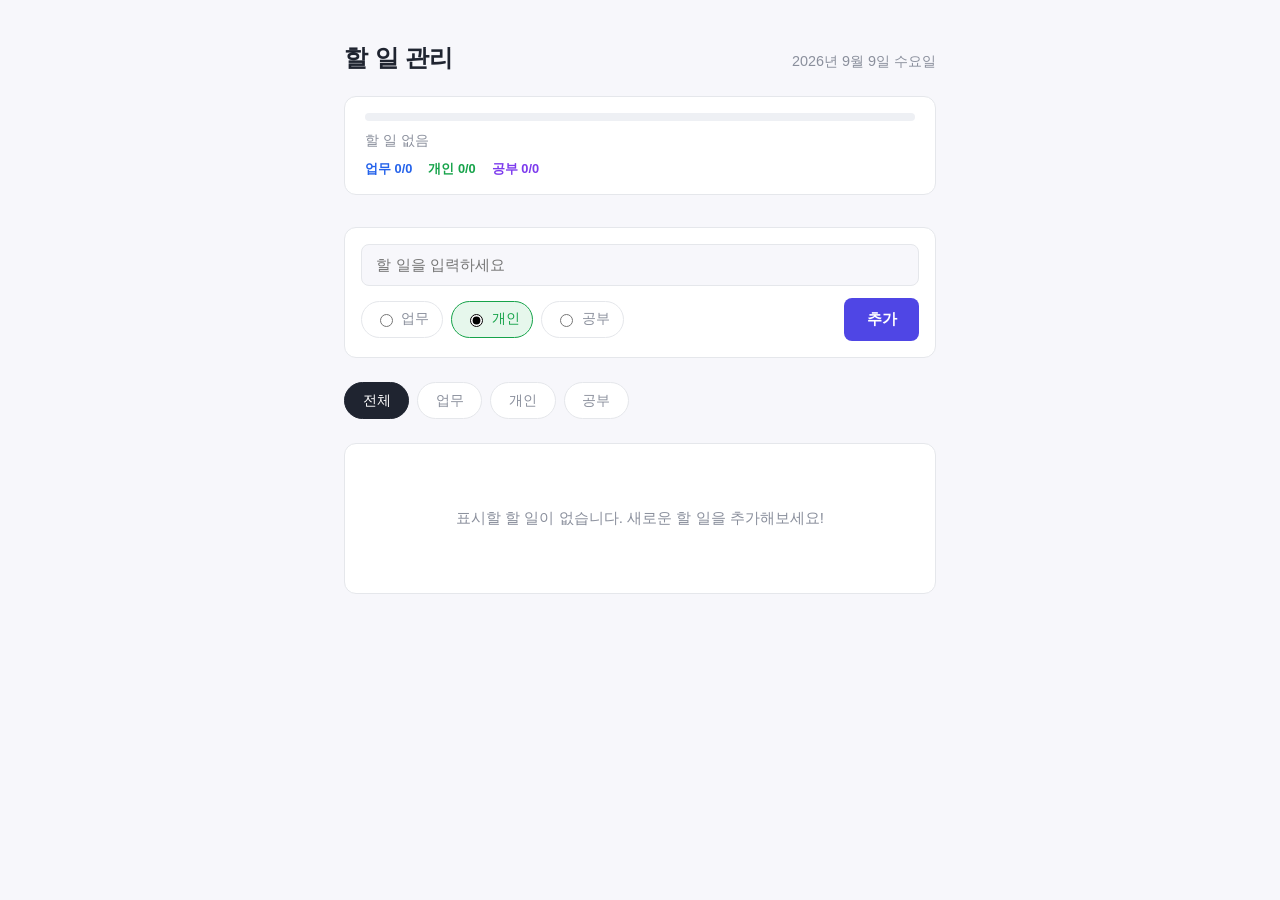
<file: Study-02/index.html>
<!DOCTYPE html>
<html lang="ko">
<head>
  <meta charset="UTF-8" />
  <meta name="viewport" content="width=device-width, initial-scale=1.0" />
  <title>할 일 관리</title>
  <link rel="stylesheet" href="style.css" />
</head>
<body>
  <div class="app">
    <header class="app-header">
      <div class="header-top">
        <h1 class="app-title">할 일 관리</h1>
        <p class="today-date" id="todayDate">2026년 9월 9일 수요일</p>
      </div>
      <div class="progress-section">
        <div class="progress-bar">
          <div class="progress-fill" id="progressFill" style="width: 33%"></div>
        </div>
        <p class="progress-text" id="progressText">1/3 완료 · 33%</p>
        <div class="category-progress" id="categoryProgress">
          <span class="category-progress-item category-progress-item--work" id="progressWork">업무 0/0</span>
          <span class="category-progress-item category-progress-item--personal" id="progressPersonal">개인 0/0</span>
          <span class="category-progress-item category-progress-item--study" id="progressStudy">공부 0/0</span>
        </div>
      </div>
    </header>

    <section class="input-section" aria-label="할 일 추가">
      <form id="addForm" class="add-form">
        <input
          type="text"
          id="todoInput"
          class="todo-input"
          placeholder="할 일을 입력하세요"
          autocomplete="off"
        />
        <div class="category-select" role="radiogroup" aria-label="카테고리 선택">
          <label class="category-option category-option--work">
            <input type="radio" name="category" value="work" />
            <span>업무</span>
          </label>
          <label class="category-option category-option--personal">
            <input type="radio" name="category" value="personal" checked />
            <span>개인</span>
          </label>
          <label class="category-option category-option--study">
            <input type="radio" name="category" value="study" />
            <span>공부</span>
          </label>
        </div>
        <p class="category-suggestion-hint" id="categorySuggestionHint" hidden>
          💡 키워드를 분석해 <strong id="suggestedCategoryLabel"></strong> 카테고리를 추천했어요
        </p>
        <button type="submit" id="addBtn" class="add-btn">추가</button>
      </form>
    </section>

    <nav class="filter-section" aria-label="필터">
      <button type="button" class="filter-btn is-active" data-filter="all">전체</button>
      <button type="button" class="filter-btn" data-filter="work">업무</button>
      <button type="button" class="filter-btn" data-filter="personal">개인</button>
      <button type="button" class="filter-btn" data-filter="study">공부</button>
    </nav>

    <main class="list-section">
      <ul id="todoList" class="todo-list"></ul>
      <p class="empty-state" id="emptyState" hidden>표시할 할 일이 없습니다. 새로운 할 일을 추가해보세요!</p>
    </main>
  </div>

  <script src="app.js"></script>
</body>
</html>
</file>
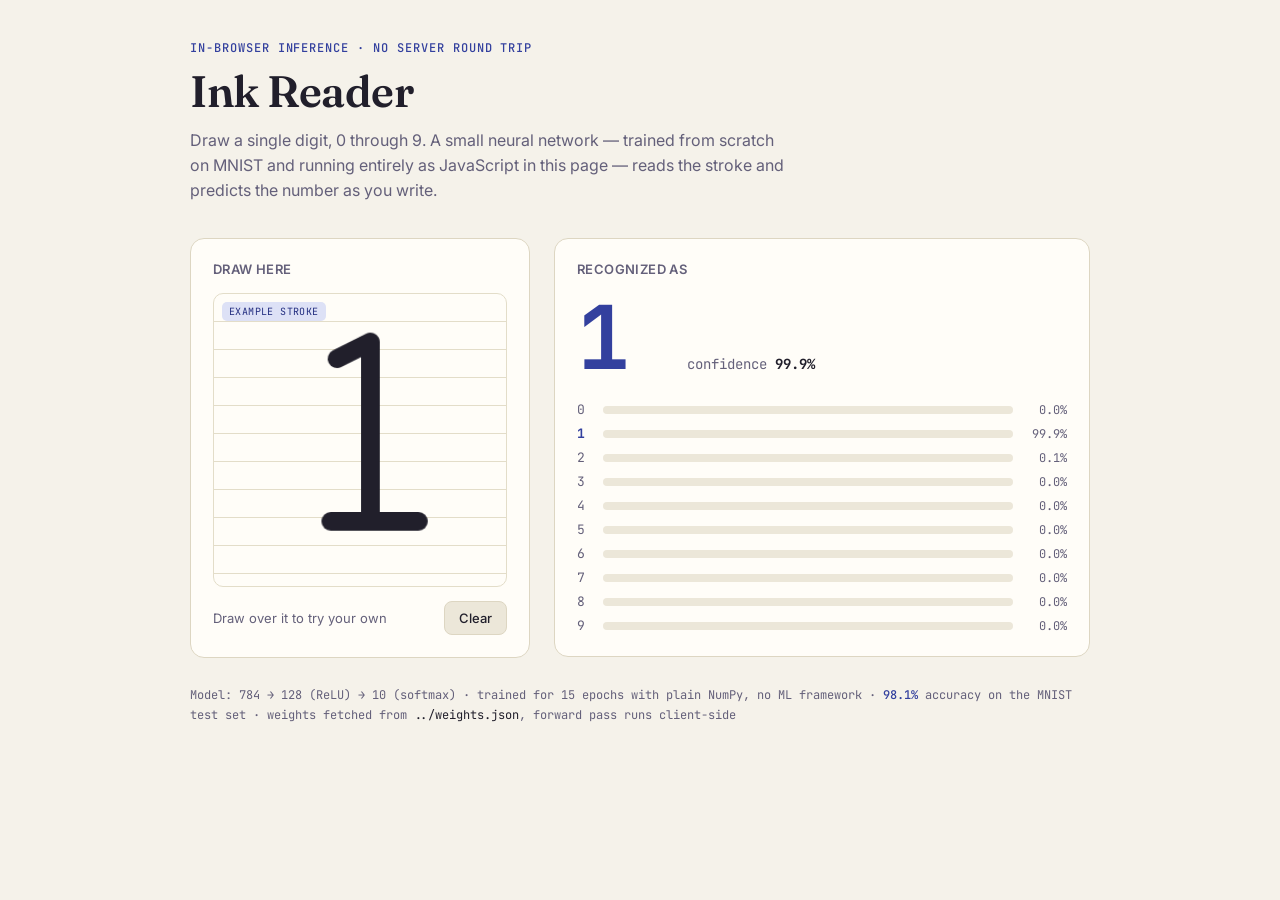
<file: Study-01/web_version/index.html>
<!DOCTYPE html>
<html lang="en">
<head>
<meta charset="UTF-8">
<meta name="viewport" content="width=device-width, initial-scale=1.0">
<title>Ink Reader — Web</title>
<link rel="preconnect" href="https://fonts.googleapis.com">
<link rel="preconnect" href="https://fonts.gstatic.com" crossorigin>
<link href="https://fonts.googleapis.com/css2?family=Fraunces:opsz,wght@9..144,500;9..144,600&family=Inter:wght@400;500;600&family=JetBrains+Mono:wght@400;500;700&display=swap" rel="stylesheet">
<link rel="stylesheet" href="style.css">
</head>
<body>
<main>
  <header>
    <div class="eyebrow">In-browser inference &middot; no server round trip</div>
    <h1>Ink Reader</h1>
    <p>Draw a single digit, 0 through 9. A small neural network — trained from scratch on MNIST and running entirely as JavaScript in this page — reads the stroke and predicts the number as you write.</p>
  </header>

  <div class="layout">
    <section class="panel">
      <h2>Draw here</h2>
      <div class="canvas-wrap">
        <span class="example-tag" id="exampleTag">example stroke</span>
        <canvas id="pad" aria-label="Digit drawing pad"></canvas>
      </div>
      <div class="canvas-controls">
        <span class="hint" id="hint">Draw over it to try your own</span>
        <button id="clear" type="button">Clear</button>
      </div>
    </section>

    <section class="panel">
      <h2>Recognized as</h2>
      <div class="result-top">
        <div class="predicted-digit" id="predictedDigit">–</div>
        <div class="confidence">confidence <strong id="confidenceValue">–</strong></div>
      </div>
      <div class="bars" id="bars"></div>
    </section>
  </div>

  <footer>
    Model: 784&nbsp;&rarr;&nbsp;128&nbsp;(ReLU)&nbsp;&rarr;&nbsp;10&nbsp;(softmax) &middot; trained for 15 epochs with plain NumPy, no ML framework &middot; <span class="stat">98.1%</span> accuracy on the MNIST test set &middot; weights fetched from <code>../weights.json</code>, forward pass runs client-side
  </footer>
</main>

<script src="app.js"></script>
</body>
</html>
</file>
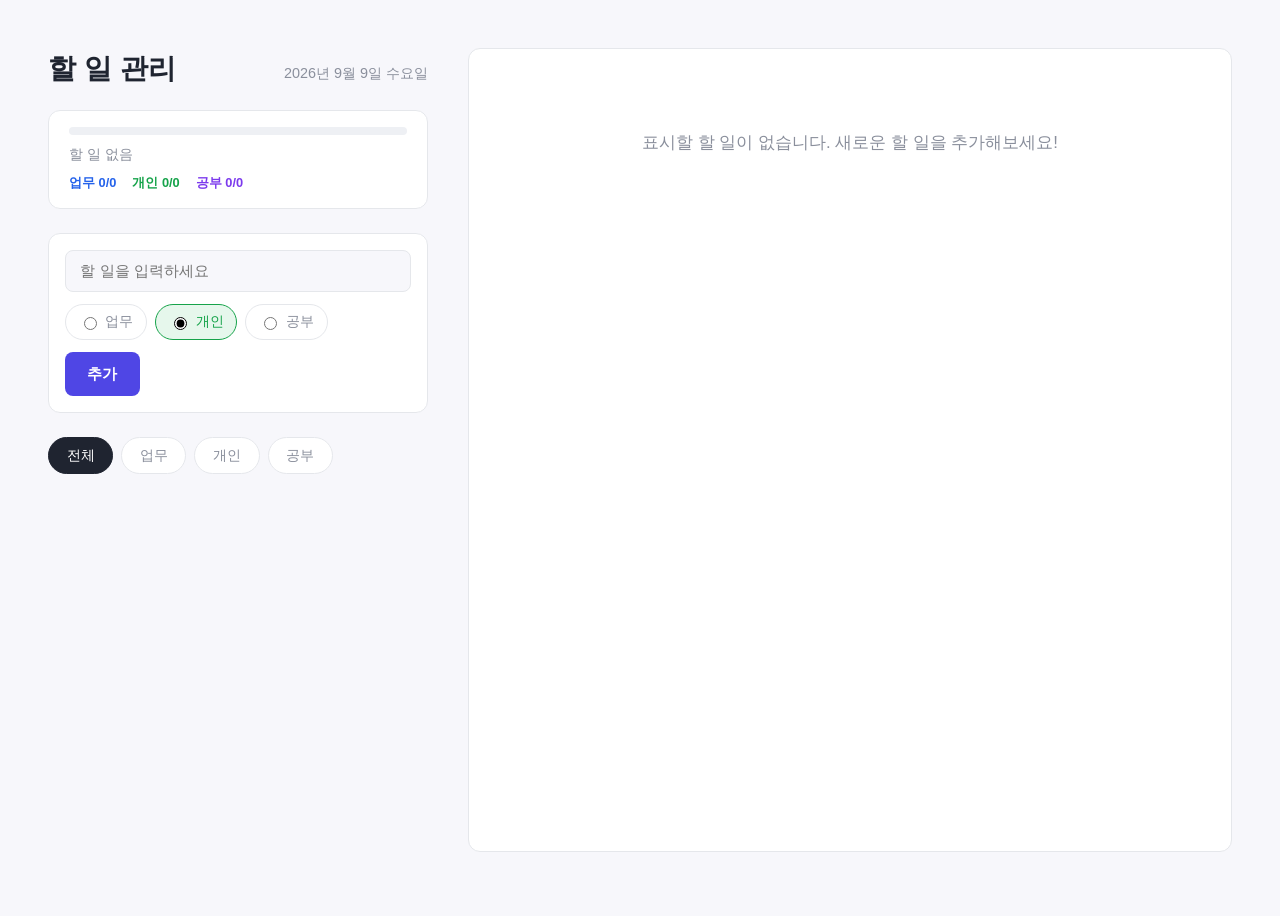
<file: Study-02/web_version/index.html>
<!DOCTYPE html>
<html lang="ko">
<head>
  <meta charset="UTF-8" />
  <meta name="viewport" content="width=device-width, initial-scale=1.0" />
  <title>할 일 관리</title>
  <link rel="stylesheet" href="style.css" />
</head>
<body>
  <div class="app">
    <div class="app-sidebar">
      <header class="app-header">
        <div class="header-top">
          <h1 class="app-title">할 일 관리</h1>
          <p class="today-date" id="todayDate">2026년 9월 9일 수요일</p>
        </div>
        <div class="progress-section">
          <div class="progress-bar">
            <div class="progress-fill" id="progressFill" style="width: 33%"></div>
          </div>
          <p class="progress-text" id="progressText">1/3 완료 · 33%</p>
          <div class="category-progress" id="categoryProgress">
            <span class="category-progress-item category-progress-item--work" id="progressWork">업무 0/0</span>
            <span class="category-progress-item category-progress-item--personal" id="progressPersonal">개인 0/0</span>
            <span class="category-progress-item category-progress-item--study" id="progressStudy">공부 0/0</span>
          </div>
        </div>
      </header>

      <section class="input-section" aria-label="할 일 추가">
        <form id="addForm" class="add-form">
          <input
            type="text"
            id="todoInput"
            class="todo-input"
            placeholder="할 일을 입력하세요"
            autocomplete="off"
          />
          <div class="category-select" role="radiogroup" aria-label="카테고리 선택">
            <label class="category-option category-option--work">
              <input type="radio" name="category" value="work" />
              <span>업무</span>
            </label>
            <label class="category-option category-option--personal">
              <input type="radio" name="category" value="personal" checked />
              <span>개인</span>
            </label>
            <label class="category-option category-option--study">
              <input type="radio" name="category" value="study" />
              <span>공부</span>
            </label>
          </div>
          <p class="category-suggestion-hint" id="categorySuggestionHint" hidden>
            💡 키워드를 분석해 <strong id="suggestedCategoryLabel"></strong> 카테고리를 추천했어요
          </p>
          <button type="submit" id="addBtn" class="add-btn">추가</button>
        </form>
      </section>

      <nav class="filter-section" aria-label="필터">
        <button type="button" class="filter-btn is-active" data-filter="all">전체</button>
        <button type="button" class="filter-btn" data-filter="work">업무</button>
        <button type="button" class="filter-btn" data-filter="personal">개인</button>
        <button type="button" class="filter-btn" data-filter="study">공부</button>
      </nav>
    </div>

    <main class="app-main list-section">
      <ul id="todoList" class="todo-list"></ul>
      <p class="empty-state" id="emptyState" hidden>표시할 할 일이 없습니다. 새로운 할 일을 추가해보세요!</p>
    </main>
  </div>

  <script src="app.js"></script>
</body>
</html>
</file>
<file: Study-02/style.css>
:root {
  --color-bg: #f7f7fb;
  --color-surface: #ffffff;
  --color-border: #e5e7eb;
  --color-text: #1f2430;
  --color-text-muted: #8a8f9c;

  --color-work: #2563eb;
  --color-work-bg: #e8efff;
  --color-personal: #16a34a;
  --color-personal-bg: #e6f7ec;
  --color-study: #7c3aed;
  --color-study-bg: #f0e9fd;

  --radius: 12px;
  --spacing: 1.25rem;
}

* {
  box-sizing: border-box;
}

body {
  margin: 0;
  font-family: "Apple SD Gothic Neo", "Segoe UI", "Pretendard", -apple-system,
    sans-serif;
  background: var(--color-bg);
  color: var(--color-text);
  line-height: 1.5;
}

.app {
  max-width: 640px;
  margin: 0 auto;
  padding: 2.5rem 1.5rem 4rem;
}

/* ---------- Header ---------- */

.app-header {
  margin-bottom: 2rem;
}

.header-top {
  display: flex;
  align-items: baseline;
  justify-content: space-between;
  gap: 1rem;
  margin-bottom: 1.25rem;
}

.app-title {
  font-size: 1.5rem;
  font-weight: 700;
  margin: 0;
}

.today-date {
  margin: 0;
  font-size: 0.9rem;
  color: var(--color-text-muted);
  white-space: nowrap;
}

.progress-section {
  background: var(--color-surface);
  border: 1px solid var(--color-border);
  border-radius: var(--radius);
  padding: 1rem 1.25rem;
}

.progress-bar {
  height: 8px;
  border-radius: 999px;
  background: #eef0f4;
  overflow: hidden;
  margin-bottom: 0.6rem;
}

.progress-fill {
  height: 100%;
  background: linear-gradient(90deg, #6366f1, #8b5cf6);
  border-radius: inherit;
  transition: width 0.3s ease;
}

.progress-text {
  margin: 0 0 0.5rem;
  font-size: 0.85rem;
  color: var(--color-text-muted);
}

.category-progress {
  display: flex;
  flex-wrap: wrap;
  gap: 0.6rem 1rem;
  margin: 0;
}

.category-progress-item {
  font-size: 0.8rem;
  font-weight: 600;
}

.category-progress-item--work {
  color: var(--color-work);
}

.category-progress-item--personal {
  color: var(--color-personal);
}

.category-progress-item--study {
  color: var(--color-study);
}

/* ---------- Input section ---------- */

.input-section {
  margin-bottom: 1.5rem;
}

.add-form {
  display: flex;
  flex-wrap: wrap;
  gap: 0.75rem;
  align-items: center;
  background: var(--color-surface);
  border: 1px solid var(--color-border);
  border-radius: var(--radius);
  padding: 1rem;
}

.todo-input {
  flex: 1 1 100%;
  min-width: 0;
  padding: 0.7rem 0.9rem;
  border: 1px solid var(--color-border);
  border-radius: 8px;
  font-size: 0.95rem;
  color: var(--color-text);
  background: var(--color-bg);
}

.todo-input:focus {
  outline: none;
  border-color: #a5b4fc;
  background: var(--color-surface);
}

.category-select {
  display: flex;
  gap: 0.5rem;
  flex: 1 1 auto;
}

.category-option {
  display: flex;
  align-items: center;
  gap: 0.35rem;
  padding: 0.45rem 0.8rem;
  border-radius: 999px;
  border: 1px solid var(--color-border);
  font-size: 0.85rem;
  color: var(--color-text-muted);
  cursor: pointer;
  user-select: none;
}

.category-option input {
  accent-color: currentColor;
}

.category-option--work:has(input:checked) {
  color: var(--color-work);
  background: var(--color-work-bg);
  border-color: var(--color-work);
}

.category-option--personal:has(input:checked) {
  color: var(--color-personal);
  background: var(--color-personal-bg);
  border-color: var(--color-personal);
}

.category-option--study:has(input:checked) {
  color: var(--color-study);
  background: var(--color-study-bg);
  border-color: var(--color-study);
}

.category-suggestion-hint {
  flex: 1 1 100%;
  margin: 0;
  font-size: 0.8rem;
  color: #6366f1;
}

.category-suggestion-hint strong {
  font-weight: 700;
}

.add-btn {
  padding: 0.7rem 1.4rem;
  border: none;
  border-radius: 8px;
  background: #4f46e5;
  color: #fff;
  font-size: 0.95rem;
  font-weight: 600;
  cursor: pointer;
  flex: 0 0 auto;
}

.add-btn:hover {
  background: #4338ca;
}

/* ---------- Filter section ---------- */

.filter-section {
  display: flex;
  gap: 0.5rem;
  margin-bottom: 1.5rem;
}

.filter-btn {
  padding: 0.5rem 1.1rem;
  border-radius: 999px;
  border: 1px solid var(--color-border);
  background: var(--color-surface);
  color: var(--color-text-muted);
  font-size: 0.9rem;
  cursor: pointer;
}

.filter-btn.is-active {
  background: var(--color-text);
  border-color: var(--color-text);
  color: #fff;
}

/* ---------- List section ---------- */

.list-section {
  background: var(--color-surface);
  border: 1px solid var(--color-border);
  border-radius: var(--radius);
  overflow: hidden;
}

.todo-list {
  list-style: none;
  margin: 0;
  padding: 0;
}

.todo-item {
  display: flex;
  align-items: center;
  gap: 0.75rem;
  padding: 1rem 1.25rem;
  border-bottom: 1px solid var(--color-border);
}

.todo-item:last-child {
  border-bottom: none;
}

.todo-checkbox {
  width: 18px;
  height: 18px;
  flex: 0 0 auto;
  accent-color: #4f46e5;
  cursor: pointer;
}

.todo-text {
  flex: 1 1 auto;
  min-width: 0;
  overflow-wrap: break-word;
  word-break: break-word;
  font-size: 0.95rem;
}

.todo-item.is-completed .todo-text {
  text-decoration: line-through;
  color: var(--color-text-muted);
  opacity: 0.65;
}

.category-tag {
  flex: 0 0 auto;
  padding: 0.25rem 0.65rem;
  border-radius: 999px;
  font-size: 0.75rem;
  font-weight: 600;
  white-space: nowrap;
}

.category-tag--work {
  color: var(--color-work);
  background: var(--color-work-bg);
}

.category-tag--personal {
  color: var(--color-personal);
  background: var(--color-personal-bg);
}

.category-tag--study {
  color: var(--color-study);
  background: var(--color-study-bg);
}

.icon-btn {
  flex: 0 0 auto;
  width: 30px;
  height: 30px;
  display: inline-flex;
  align-items: center;
  justify-content: center;
  border: none;
  background: transparent;
  color: var(--color-text-muted);
  border-radius: 6px;
  cursor: pointer;
}

.icon-btn:hover {
  background: var(--color-bg);
  color: var(--color-text);
}

.delete-btn:hover {
  color: #dc2626;
}

.todo-edit-input {
  flex: 1 1 auto;
  min-width: 0;
  padding: 0.45rem 0.7rem;
  border: 1px solid var(--color-border);
  border-radius: 6px;
  font-size: 0.95rem;
  color: var(--color-text);
  background: var(--color-bg);
}

.todo-edit-input:focus {
  outline: none;
  border-color: #a5b4fc;
  background: var(--color-surface);
}

.todo-edit-category {
  flex: 0 0 auto;
  padding: 0.4rem 0.5rem;
  border: 1px solid var(--color-border);
  border-radius: 6px;
  font-size: 0.85rem;
  color: var(--color-text-muted);
  background: var(--color-surface);
}

.save-btn:hover {
  color: #16a34a;
}

.cancel-btn:hover {
  color: #dc2626;
}

.empty-state {
  padding: 3rem 1.5rem;
  text-align: center;
  color: var(--color-text-muted);
  font-size: 0.95rem;
}

/* ---------- Responsive ---------- */

@media (max-width: 560px) {
  .app {
    padding: 1.5rem 1rem 3rem;
  }

  .header-top {
    flex-direction: column;
    align-items: flex-start;
    gap: 0.25rem;
  }

  .category-select {
    flex-wrap: wrap;
  }

  .add-btn {
    flex: 1 1 100%;
  }

  .filter-section {
    flex-wrap: wrap;
  }

  .todo-item {
    flex-wrap: wrap;
    padding: 0.9rem 1rem;
  }

  .todo-text {
    flex-basis: 100%;
    order: 3;
  }

  .todo-edit-input {
    flex-basis: 100%;
    order: 3;
  }

  .todo-checkbox {
    width: 22px;
    height: 22px;
  }

  .icon-btn {
    width: 38px;
    height: 38px;
  }

  .filter-btn {
    padding: 0.6rem 1.1rem;
  }
}
</file>
<file: Study-01/web_version/style.css>
:root {
  --bg: #f5f2ea;
  --surface: #fffdf8;
  --surface-2: #ece7d9;
  --paper-line: #e3ddc9;
  --ink: #211f2b;
  --ink-soft: #64607a;
  --accent: #33409e;
  --accent-strong: #232e80;
  --accent-soft: #dde1f6;
  --border: #ddd6c2;
  --good: #2f7d52;
}

@media (prefers-color-scheme: dark) {
  :root:not([data-theme="light"]) {
    --bg: #16151d;
    --surface: #1e1c27;
    --surface-2: #262432;
    --paper-line: #322f3e;
    --ink: #ece9f5;
    --ink-soft: #a29dbb;
    --accent: #8b96ef;
    --accent-strong: #aab2f5;
    --accent-soft: #2a2c4c;
    --border: #33303f;
    --good: #6fd39c;
  }
}

:root[data-theme="dark"] {
  --bg: #16151d;
  --surface: #1e1c27;
  --surface-2: #262432;
  --paper-line: #322f3e;
  --ink: #ece9f5;
  --ink-soft: #a29dbb;
  --accent: #8b96ef;
  --accent-strong: #aab2f5;
  --accent-soft: #2a2c4c;
  --border: #33303f;
  --good: #6fd39c;
}

* { box-sizing: border-box; }

body {
  background: var(--bg);
  color: var(--ink);
  font-family: "Inter", system-ui, -apple-system, sans-serif;
  padding: 40px 24px 64px;
  margin: 0;
  display: flex;
  justify-content: center;
}

main {
  width: 100%;
  max-width: 900px;
}

header {
  margin-bottom: 36px;
}

.eyebrow {
  font-family: "JetBrains Mono", monospace;
  font-size: 12px;
  letter-spacing: 0.08em;
  text-transform: uppercase;
  color: var(--accent);
  font-weight: 500;
}

h1 {
  font-family: "Fraunces", Georgia, serif;
  font-optical-sizing: auto;
  font-weight: 600;
  font-size: clamp(32px, 5vw, 44px);
  margin: 8px 0 10px;
  text-wrap: balance;
  letter-spacing: -0.01em;
}

header p {
  font-size: 16px;
  color: var(--ink-soft);
  max-width: 60ch;
  line-height: 1.55;
  margin: 0;
}

.layout {
  display: grid;
  grid-template-columns: minmax(280px, 340px) 1fr;
  gap: 24px;
  align-items: start;
}

@media (max-width: 680px) {
  .layout { grid-template-columns: 1fr; }
}

.panel {
  background: var(--surface);
  border: 1px solid var(--border);
  border-radius: 14px;
  padding: 22px;
}

.panel h2 {
  font-family: "Inter", sans-serif;
  font-size: 13px;
  font-weight: 600;
  letter-spacing: 0.03em;
  text-transform: uppercase;
  color: var(--ink-soft);
  margin: 0 0 16px;
}

.canvas-wrap {
  position: relative;
  width: 100%;
  aspect-ratio: 1 / 1;
  border-radius: 10px;
  overflow: hidden;
  border: 1px solid var(--paper-line);
  background:
    repeating-linear-gradient(var(--surface) 0 27px, var(--paper-line) 27px 28px);
  touch-action: none;
  cursor: crosshair;
}

canvas#pad {
  width: 100%;
  height: 100%;
  display: block;
}

.example-tag {
  position: absolute;
  top: 8px;
  left: 8px;
  font-family: "JetBrains Mono", monospace;
  font-size: 10px;
  letter-spacing: 0.04em;
  text-transform: uppercase;
  background: var(--accent-soft);
  color: var(--accent-strong);
  padding: 3px 7px;
  border-radius: 5px;
  pointer-events: none;
  transition: opacity 0.2s ease;
}

.example-tag[hidden] { display: none; }

.canvas-controls {
  display: flex;
  justify-content: space-between;
  align-items: center;
  margin-top: 14px;
}

.hint {
  font-size: 13px;
  color: var(--ink-soft);
}

button#clear {
  font-family: "Inter", sans-serif;
  font-size: 13px;
  font-weight: 500;
  color: var(--ink);
  background: var(--surface-2);
  border: 1px solid var(--border);
  border-radius: 8px;
  padding: 8px 14px;
  cursor: pointer;
}

button#clear:hover { border-color: var(--accent); }
button#clear:focus-visible { outline: 2px solid var(--accent); outline-offset: 2px; }
button#clear:disabled { opacity: 0.5; cursor: default; }

.result-top {
  display: flex;
  align-items: baseline;
  gap: 20px;
  margin-bottom: 20px;
}

.predicted-digit {
  font-family: "JetBrains Mono", monospace;
  font-weight: 700;
  font-size: 88px;
  line-height: 1;
  color: var(--accent);
  min-width: 90px;
  font-variant-numeric: tabular-nums;
}

.confidence {
  font-family: "JetBrains Mono", monospace;
  font-size: 14px;
  color: var(--ink-soft);
}

.confidence strong {
  color: var(--ink);
  font-variant-numeric: tabular-nums;
}

.bars {
  display: flex;
  flex-direction: column;
  gap: 7px;
}

.bar-row {
  display: grid;
  grid-template-columns: 16px 1fr 44px;
  align-items: center;
  gap: 10px;
}

.bar-label {
  font-family: "JetBrains Mono", monospace;
  font-size: 13px;
  color: var(--ink-soft);
  font-variant-numeric: tabular-nums;
}

.bar-row.top .bar-label { color: var(--accent); font-weight: 700; }

.bar-track {
  height: 8px;
  border-radius: 4px;
  background: var(--surface-2);
  overflow: hidden;
}

.bar-fill {
  height: 100%;
  border-radius: 4px;
  background: var(--ink-soft);
  width: 0%;
  transition: width 0.15s ease;
}

.bar-row.top .bar-fill { background: var(--accent); }

.bar-pct {
  font-family: "JetBrains Mono", monospace;
  font-size: 12px;
  color: var(--ink-soft);
  text-align: right;
  font-variant-numeric: tabular-nums;
}

footer {
  margin-top: 28px;
  font-family: "JetBrains Mono", monospace;
  font-size: 12px;
  color: var(--ink-soft);
  line-height: 1.6;
}

footer code {
  font-family: inherit;
  color: var(--ink);
}

footer .stat { color: var(--accent); font-weight: 500; }
</file>
<file: Study-02/web_version/style.css>
:root {
  --color-bg: #f7f7fb;
  --color-surface: #ffffff;
  --color-border: #e5e7eb;
  --color-text: #1f2430;
  --color-text-muted: #8a8f9c;

  --color-work: #2563eb;
  --color-work-bg: #e8efff;
  --color-personal: #16a34a;
  --color-personal-bg: #e6f7ec;
  --color-study: #7c3aed;
  --color-study-bg: #f0e9fd;

  --radius: 12px;
  --spacing: 1.25rem;
}

* {
  box-sizing: border-box;
}

body {
  margin: 0;
  min-height: 100vh;
  font-family: "Apple SD Gothic Neo", "Segoe UI", "Pretendard", -apple-system,
    sans-serif;
  background: var(--color-bg);
  color: var(--color-text);
  line-height: 1.5;
}

.app {
  max-width: 640px;
  margin: 0 auto;
  padding: 2.5rem 1.5rem 4rem;
}

/* ---------- Header ---------- */

.app-header {
  margin-bottom: 2rem;
}

.header-top {
  display: flex;
  align-items: baseline;
  justify-content: space-between;
  gap: 1rem;
  margin-bottom: 1.25rem;
}

.app-title {
  font-size: 1.5rem;
  font-weight: 700;
  margin: 0;
}

.today-date {
  margin: 0;
  font-size: 0.9rem;
  color: var(--color-text-muted);
  white-space: nowrap;
}

.progress-section {
  background: var(--color-surface);
  border: 1px solid var(--color-border);
  border-radius: var(--radius);
  padding: 1rem 1.25rem;
}

.progress-bar {
  height: 8px;
  border-radius: 999px;
  background: #eef0f4;
  overflow: hidden;
  margin-bottom: 0.6rem;
}

.progress-fill {
  height: 100%;
  background: linear-gradient(90deg, #6366f1, #8b5cf6);
  border-radius: inherit;
  transition: width 0.3s ease;
}

.progress-text {
  margin: 0 0 0.5rem;
  font-size: 0.85rem;
  color: var(--color-text-muted);
}

.category-progress {
  display: flex;
  flex-wrap: wrap;
  gap: 0.6rem 1rem;
  margin: 0;
}

.category-progress-item {
  font-size: 0.8rem;
  font-weight: 600;
}

.category-progress-item--work {
  color: var(--color-work);
}

.category-progress-item--personal {
  color: var(--color-personal);
}

.category-progress-item--study {
  color: var(--color-study);
}

/* ---------- Input section ---------- */

.input-section {
  margin-bottom: 1.5rem;
}

.add-form {
  display: flex;
  flex-wrap: wrap;
  gap: 0.75rem;
  align-items: center;
  background: var(--color-surface);
  border: 1px solid var(--color-border);
  border-radius: var(--radius);
  padding: 1rem;
}

.todo-input {
  flex: 1 1 100%;
  min-width: 0;
  padding: 0.7rem 0.9rem;
  border: 1px solid var(--color-border);
  border-radius: 8px;
  font-size: 0.95rem;
  color: var(--color-text);
  background: var(--color-bg);
}

.todo-input:focus {
  outline: none;
  border-color: #a5b4fc;
  background: var(--color-surface);
}

.category-select {
  display: flex;
  gap: 0.5rem;
  flex: 1 1 auto;
}

.category-option {
  display: flex;
  align-items: center;
  gap: 0.35rem;
  padding: 0.45rem 0.8rem;
  border-radius: 999px;
  border: 1px solid var(--color-border);
  font-size: 0.85rem;
  color: var(--color-text-muted);
  cursor: pointer;
  user-select: none;
}

.category-option input {
  accent-color: currentColor;
}

.category-option--work:has(input:checked) {
  color: var(--color-work);
  background: var(--color-work-bg);
  border-color: var(--color-work);
}

.category-option--personal:has(input:checked) {
  color: var(--color-personal);
  background: var(--color-personal-bg);
  border-color: var(--color-personal);
}

.category-option--study:has(input:checked) {
  color: var(--color-study);
  background: var(--color-study-bg);
  border-color: var(--color-study);
}

.category-suggestion-hint {
  flex: 1 1 100%;
  margin: 0;
  font-size: 0.8rem;
  color: #6366f1;
}

.category-suggestion-hint strong {
  font-weight: 700;
}

.add-btn {
  padding: 0.7rem 1.4rem;
  border: none;
  border-radius: 8px;
  background: #4f46e5;
  color: #fff;
  font-size: 0.95rem;
  font-weight: 600;
  cursor: pointer;
  flex: 0 0 auto;
}

.add-btn:hover {
  background: #4338ca;
}

/* ---------- Filter section ---------- */

.filter-section {
  display: flex;
  gap: 0.5rem;
  margin-bottom: 1.5rem;
}

.filter-btn {
  padding: 0.5rem 1.1rem;
  border-radius: 999px;
  border: 1px solid var(--color-border);
  background: var(--color-surface);
  color: var(--color-text-muted);
  font-size: 0.9rem;
  cursor: pointer;
}

.filter-btn.is-active {
  background: var(--color-text);
  border-color: var(--color-text);
  color: #fff;
}

/* ---------- List section ---------- */

.list-section {
  background: var(--color-surface);
  border: 1px solid var(--color-border);
  border-radius: var(--radius);
  overflow: hidden;
}

.todo-list {
  list-style: none;
  margin: 0;
  padding: 0;
}

.todo-item {
  display: flex;
  align-items: center;
  gap: 0.75rem;
  padding: 1rem 1.25rem;
  border-bottom: 1px solid var(--color-border);
}

.todo-item:last-child {
  border-bottom: none;
}

.todo-checkbox {
  width: 18px;
  height: 18px;
  flex: 0 0 auto;
  accent-color: #4f46e5;
  cursor: pointer;
}

.todo-text {
  flex: 1 1 auto;
  min-width: 0;
  overflow-wrap: break-word;
  word-break: break-word;
  font-size: 0.95rem;
}

.todo-item.is-completed .todo-text {
  text-decoration: line-through;
  color: var(--color-text-muted);
  opacity: 0.65;
}

.category-tag {
  flex: 0 0 auto;
  padding: 0.25rem 0.65rem;
  border-radius: 999px;
  font-size: 0.75rem;
  font-weight: 600;
  white-space: nowrap;
}

.category-tag--work {
  color: var(--color-work);
  background: var(--color-work-bg);
}

.category-tag--personal {
  color: var(--color-personal);
  background: var(--color-personal-bg);
}

.category-tag--study {
  color: var(--color-study);
  background: var(--color-study-bg);
}

.icon-btn {
  flex: 0 0 auto;
  width: 30px;
  height: 30px;
  display: inline-flex;
  align-items: center;
  justify-content: center;
  border: none;
  background: transparent;
  color: var(--color-text-muted);
  border-radius: 6px;
  cursor: pointer;
}

.icon-btn:hover {
  background: var(--color-bg);
  color: var(--color-text);
}

.delete-btn:hover {
  color: #dc2626;
}

.todo-edit-input {
  flex: 1 1 auto;
  min-width: 0;
  padding: 0.45rem 0.7rem;
  border: 1px solid var(--color-border);
  border-radius: 6px;
  font-size: 0.95rem;
  color: var(--color-text);
  background: var(--color-bg);
}

.todo-edit-input:focus {
  outline: none;
  border-color: #a5b4fc;
  background: var(--color-surface);
}

.todo-edit-category {
  flex: 0 0 auto;
  padding: 0.4rem 0.5rem;
  border: 1px solid var(--color-border);
  border-radius: 6px;
  font-size: 0.85rem;
  color: var(--color-text-muted);
  background: var(--color-surface);
}

.save-btn:hover {
  color: #16a34a;
}

.cancel-btn:hover {
  color: #dc2626;
}

.empty-state {
  padding: 3rem 1.5rem;
  text-align: center;
  color: var(--color-text-muted);
  font-size: 0.95rem;
}

/* ---------- Desktop / full-screen layout ---------- */
/* Below this breakpoint the app falls back to the single-column
   mobile layout defined above (sidebar and main stack vertically). */

@media (min-width: 900px) {
  .app {
    max-width: 1440px;
    display: grid;
    grid-template-columns: minmax(300px, 380px) 1fr;
    align-items: start;
    gap: 2.5rem;
    padding: 3rem 3rem 4rem;
  }

  .app-sidebar {
    position: sticky;
    top: 3rem;
    display: flex;
    flex-direction: column;
    gap: 1.5rem;
  }

  .app-header,
  .input-section,
  .filter-section {
    margin-bottom: 0;
  }

  .app-title {
    font-size: 1.75rem;
  }

  .app-main.list-section {
    min-height: calc(100vh - 6rem);
    max-height: calc(100vh - 6rem);
    overflow-y: auto;
  }

  .todo-item {
    padding: 1.1rem 1.75rem;
  }

  .empty-state {
    padding: 4rem 2rem;
    font-size: 1.05rem;
  }
}

@media (min-width: 1440px) {
  .app {
    max-width: 1680px;
  }
}

/* ---------- Responsive (narrow / mobile) ---------- */

@media (max-width: 560px) {
  .app {
    padding: 1.5rem 1rem 3rem;
  }

  .header-top {
    flex-direction: column;
    align-items: flex-start;
    gap: 0.25rem;
  }

  .category-select {
    flex-wrap: wrap;
  }

  .add-btn {
    flex: 1 1 100%;
  }

  .filter-section {
    flex-wrap: wrap;
  }

  .todo-item {
    flex-wrap: wrap;
    padding: 0.9rem 1rem;
  }

  .todo-text {
    flex-basis: 100%;
    order: 3;
  }

  .todo-edit-input {
    flex-basis: 100%;
    order: 3;
  }

  .todo-checkbox {
    width: 22px;
    height: 22px;
  }

  .icon-btn {
    width: 38px;
    height: 38px;
  }

  .filter-btn {
    padding: 0.6rem 1.1rem;
  }
}
</file>
